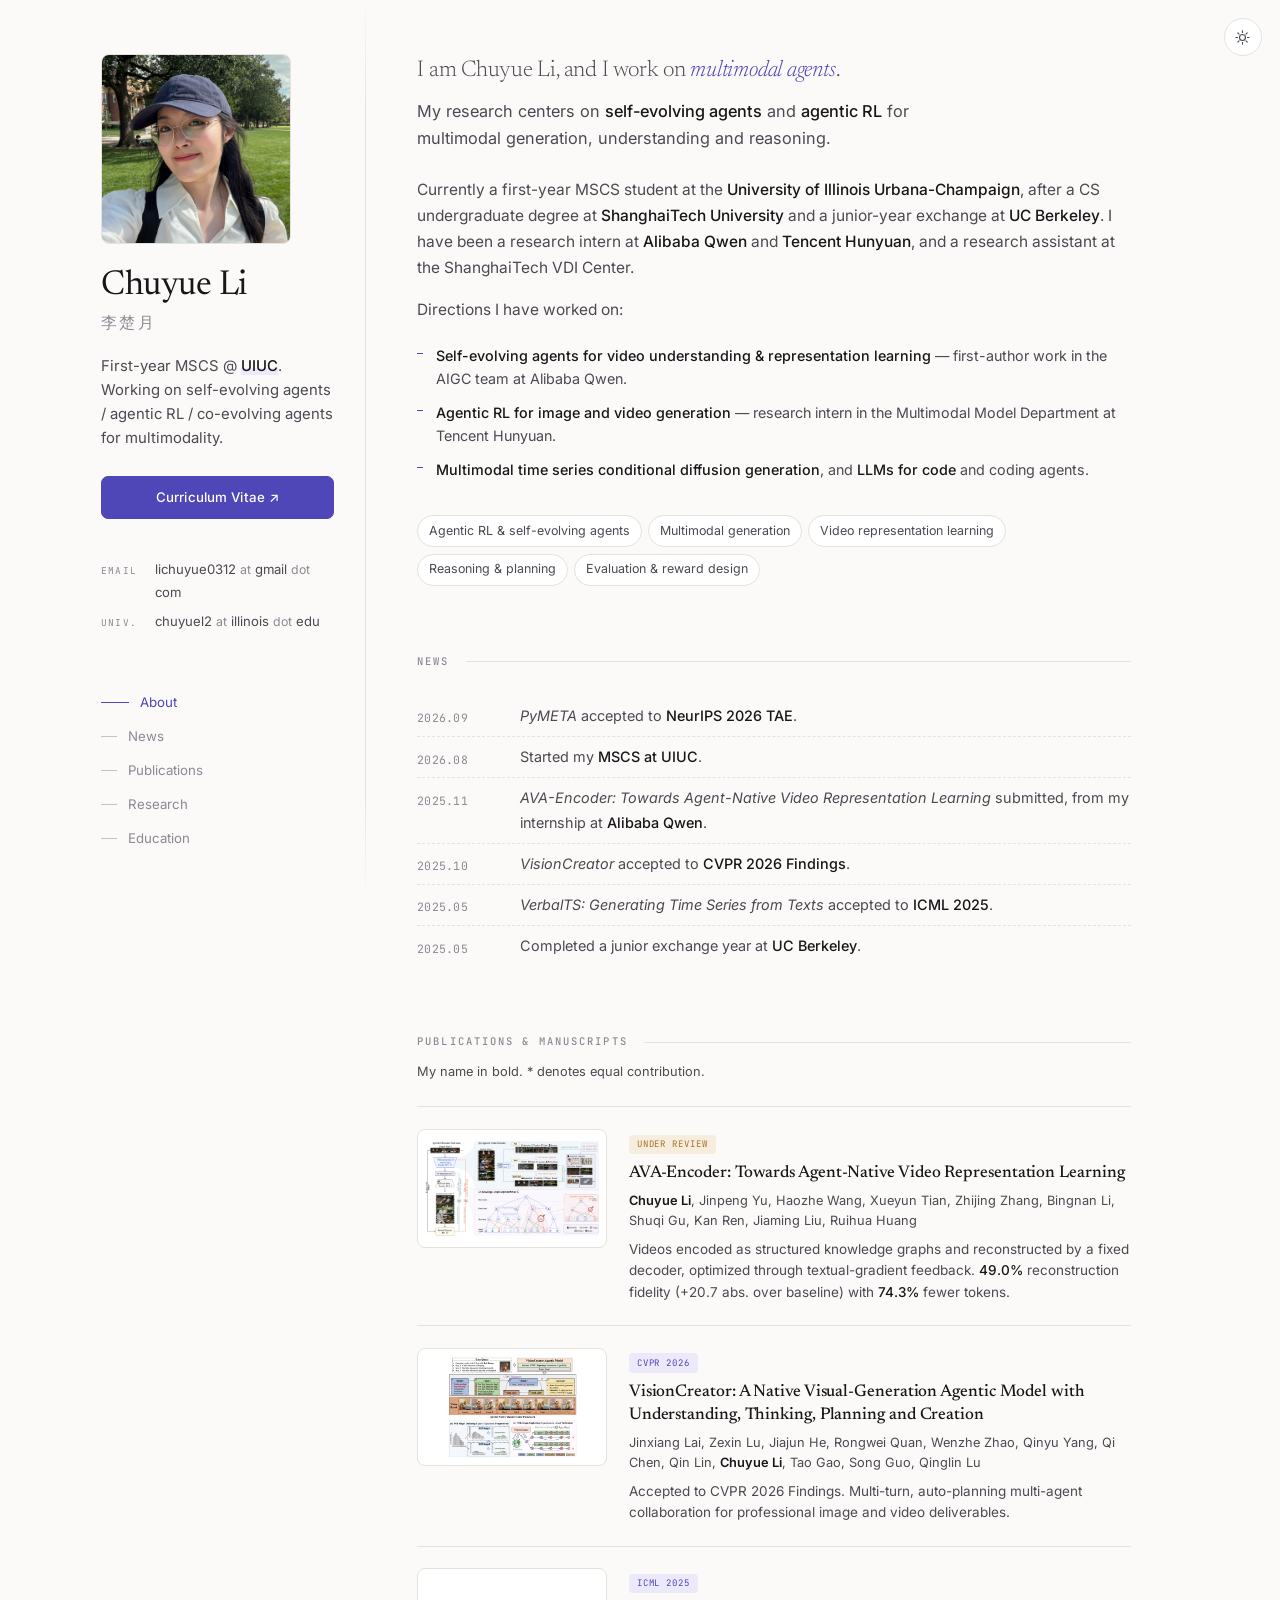
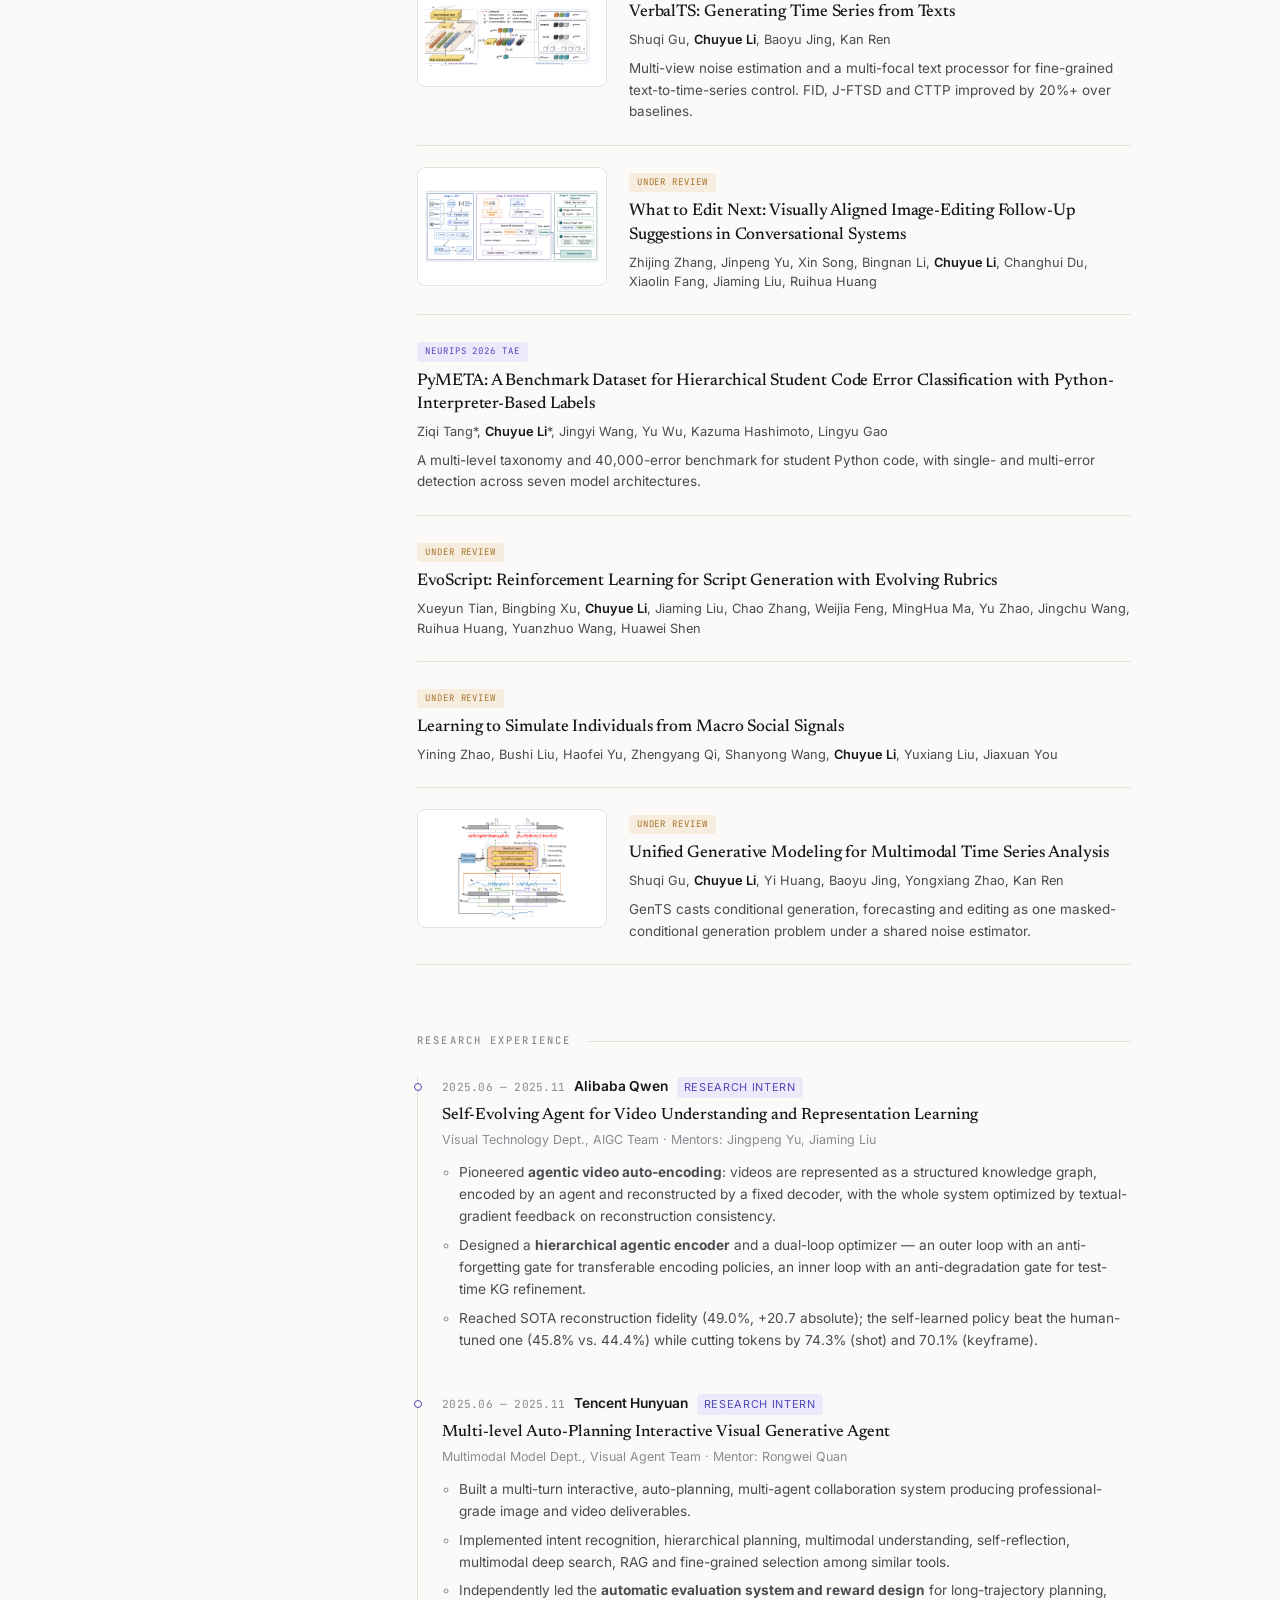
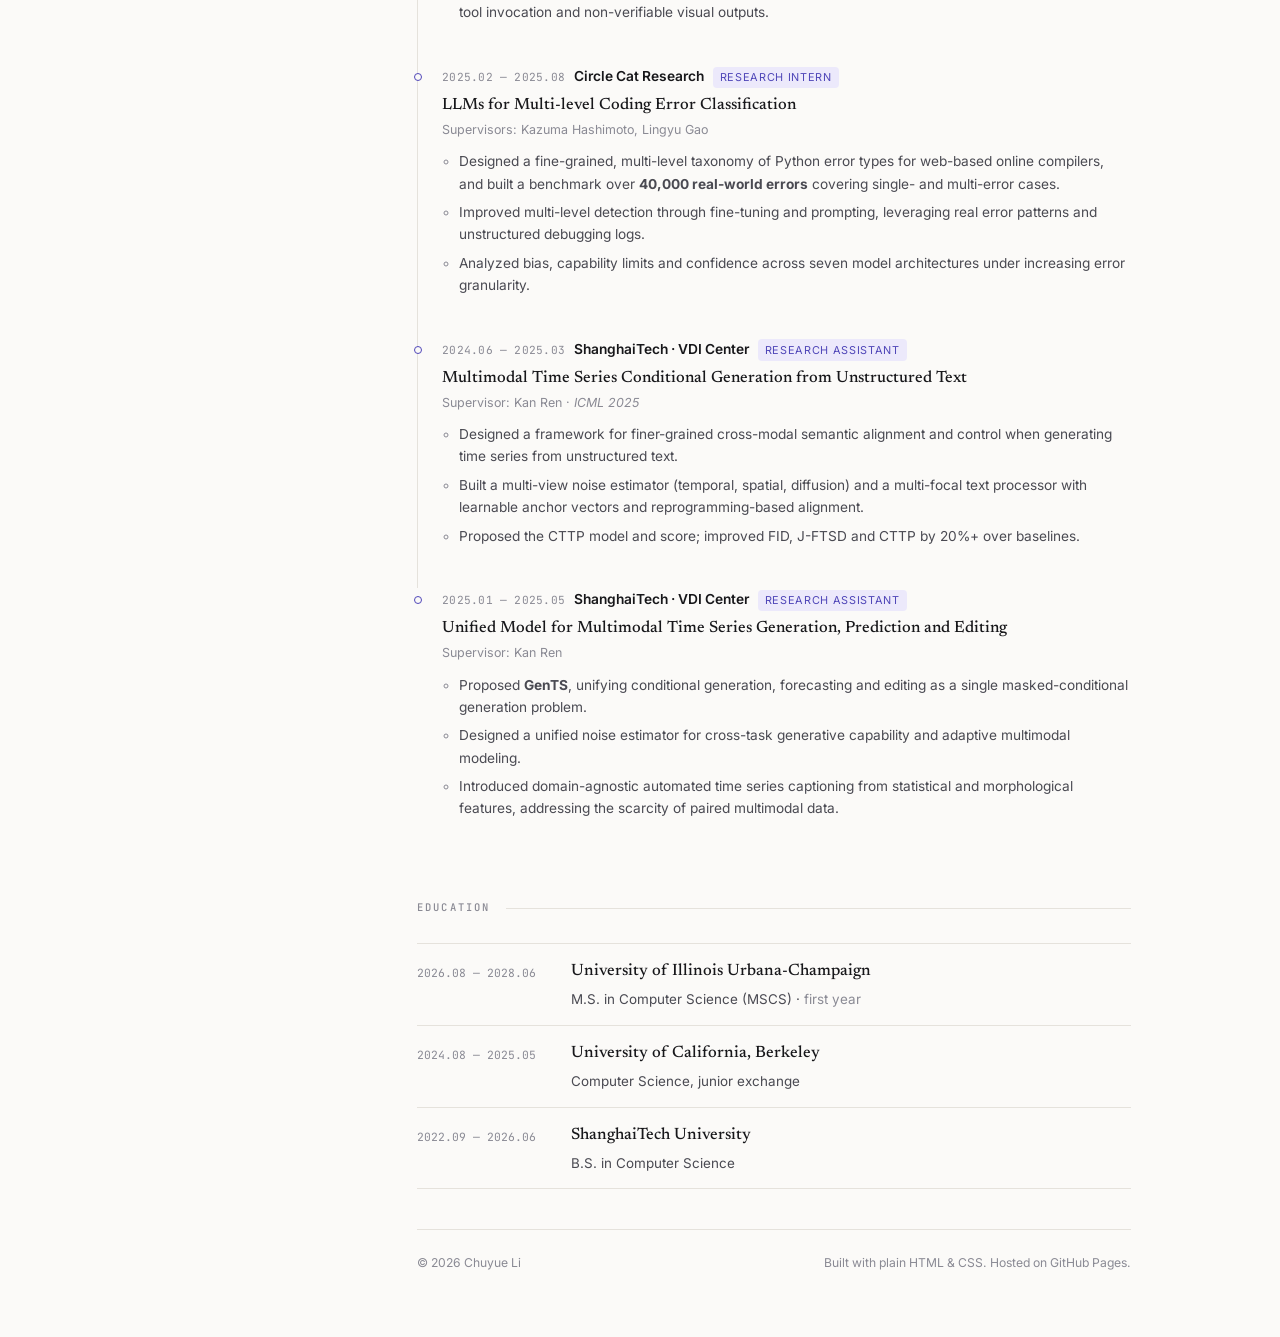
<file: index.html>
<!DOCTYPE html>
<html lang="en">
<head>
<meta charset="utf-8">
<meta name="viewport" content="width=device-width, initial-scale=1">
<title>Chuyue Li (李楚月) · UIUC</title>
<meta name="description" content="Chuyue Li — first-year MSCS at UIUC, working on self-evolving agents, agentic RL and co-evolving agents for multimodality.">
<meta name="author" content="Chuyue Li">
<meta property="og:title" content="Chuyue Li">
<meta property="og:description" content="First-year MSCS at UIUC. Working on self-evolving agents, agentic RL and co-evolving agents for multimodality.">
<meta property="og:type" content="website">
<meta property="og:url" content="https://hbdyw.github.io/Chuyue_Li/">
<meta property="og:image" content="https://hbdyw.github.io/Chuyue_Li/assets/img/profile.jpg">
<link rel="canonical" href="https://hbdyw.github.io/Chuyue_Li/">
<script type="application/ld+json">
{
  "@context": "https://schema.org",
  "@type": "Person",
  "name": "Chuyue Li",
  "alternateName": "李楚月",
  "url": "https://hbdyw.github.io/Chuyue_Li/",
  "image": "https://hbdyw.github.io/Chuyue_Li/assets/img/profile.jpg",
  "affiliation": { "@type": "CollegeOrUniversity", "name": "University of Illinois Urbana-Champaign" },
  "alumniOf": [
    { "@type": "CollegeOrUniversity", "name": "ShanghaiTech University" },
    { "@type": "CollegeOrUniversity", "name": "University of California, Berkeley" }
  ],
  "knowsAbout": ["Self-evolving agents", "Agentic reinforcement learning", "Co-evolving agents", "Multimodal generation"]
}
</script>
<link rel="preconnect" href="https://fonts.googleapis.com">
<link rel="preconnect" href="https://fonts.gstatic.com" crossorigin>
<link href="https://fonts.googleapis.com/css2?family=Newsreader:ital,opsz,wght@0,6..72,300..600;1,6..72,300..500&family=Inter:wght@300;400;500;600&family=JetBrains+Mono:wght@400;500&display=swap" rel="stylesheet">
<link rel="stylesheet" href="assets/css/style.css">
<link rel="icon" href="data:image/svg+xml,<svg xmlns='http://www.w3.org/2000/svg' viewBox='0 0 100 100'><text y='.9em' font-size='90'>◆</text></svg>">
</head>
<body>

<a class="skip" href="#main">Skip to content</a>

<button id="themeToggle" class="theme-toggle" aria-label="Toggle color theme">
  <svg viewBox="0 0 24 24" class="i-sun" aria-hidden="true"><circle cx="12" cy="12" r="4.2"/><g stroke-linecap="round"><path d="M12 2.6v2.4M12 19v2.4M21.4 12H19M5 12H2.6M18.6 5.4l-1.7 1.7M7.1 16.9l-1.7 1.7M18.6 18.6l-1.7-1.7M7.1 7.1L5.4 5.4"/></g></svg>
  <svg viewBox="0 0 24 24" class="i-moon" aria-hidden="true"><path d="M20 14.4A8.4 8.4 0 0 1 9.6 4a8.4 8.4 0 1 0 10.4 10.4z"/></svg>
</button>

<div class="shell">

  <aside class="rail">
    <div class="rail-inner">

      <div class="portrait">
        <img src="assets/img/profile.jpg" alt="Chuyue Li" width="190" height="190">
      </div>

      <h1 class="name">Chuyue&nbsp;Li</h1>
      <p class="latin">李楚月</p>

      <p class="tagline">
        First-year MSCS @ <span class="hl">UIUC</span>.<br>
        Working on self-evolving agents / agentic RL /
        co-evolving agents for multimodality.
      </p>

      <div class="links">
        <a class="btn" href="assets/files/ChuyueLi_CV.pdf" target="_blank" rel="noopener">Curriculum Vitae ↗</a>
      </div>

      <ul class="contact">
        <li><span class="k">Email</span><span class="v">lichuyue0312 <em>at</em> gmail <em>dot</em> com</span></li>
        <li><span class="k">Univ.</span><span class="v">chuyuel2 <em>at</em> illinois <em>dot</em> edu</span></li>
      </ul>

      <nav class="nav" aria-label="Section navigation">
        <a href="#about"><i></i>About</a>
        <a href="#news"><i></i>News</a>
        <a href="#publications"><i></i>Publications</a>
        <a href="#experience"><i></i>Research</a>
        <a href="#education"><i></i>Education</a>
      </nav>

    </div>
  </aside>

  <main id="main" class="main">

    <section id="about" class="sec">
      <p class="lede">
        I am Chuyue Li, and I work on <em>multimodal agents</em>.
      </p>
      <p class="lede-sub">
        My research centers on <strong>self-evolving agents</strong> and <strong>agentic RL</strong>
        for multimodal generation, understanding and reasoning.
      </p>
      <p>
        Currently a first-year MSCS student at the <strong>University of Illinois Urbana-Champaign</strong>,
        after a CS undergraduate degree at <strong>ShanghaiTech University</strong> and a
        junior-year exchange at <strong>UC Berkeley</strong>. I have been a research intern at
        <strong>Alibaba Qwen</strong> and <strong>Tencent Hunyuan</strong>, and a research assistant
        at the ShanghaiTech VDI Center.
      </p>
      <p>Directions I have worked on:</p>
      <ul class="past">
        <li>
          <strong>Self-evolving agents for video understanding &amp; representation learning</strong>
          — first-author work in the AIGC team at Alibaba Qwen.
        </li>
        <li>
          <strong>Agentic RL for image and video generation</strong>
          — research intern in the Multimodal Model Department at Tencent Hunyuan.
        </li>
        <li>
          <strong>Multimodal time series conditional diffusion generation</strong>, and
          <strong>LLMs for code</strong> and coding agents.
        </li>
      </ul>

      <ul class="interests">
        <li>Agentic RL &amp; self-evolving agents</li>
        <li>Multimodal generation</li>
        <li>Video representation learning</li>
        <li>Reasoning &amp; planning</li>
        <li>Evaluation &amp; reward design</li>
      </ul>
    </section>

    <section id="news" class="sec">
      <h2 class="sec-title"><span>News</span></h2>
      <ul class="news">
        <li><time>2026.09</time><p><em>PyMETA</em> accepted to <strong>NeurIPS 2026 TAE</strong>.</p></li>
        <li><time>2026.08</time><p>Started my <strong>MSCS at UIUC</strong>.</p></li>
        <li><time>2025.11</time><p><em>AVA-Encoder: Towards Agent-Native Video Representation Learning</em> submitted, from my internship at <strong>Alibaba Qwen</strong>.</p></li>
        <li><time>2025.10</time><p><em>VisionCreator</em> accepted to <strong>CVPR 2026 Findings</strong>.</p></li>
        <li><time>2025.05</time><p><em>VerbalTS: Generating Time Series from Texts</em> accepted to <strong>ICML 2025</strong>.</p></li>
        <li><time>2025.05</time><p>Completed a junior exchange year at <strong>UC Berkeley</strong>.</p></li>
      </ul>
    </section>

    <section id="publications" class="sec">
      <h2 class="sec-title"><span>Publications &amp; Manuscripts</span></h2>
      <p class="sec-note">My name in bold. * denotes equal contribution.</p>

      <ol class="pubs">

        <li class="pub">
          <div class="pub-fig">
            <img src="assets/img/pubs/ava-encoder.png" alt="" loading="lazy">
          </div>
          <div class="pub-body">
            <span class="pub-tag pending">Under review</span>
            <h3>AVA-Encoder: Towards Agent-Native Video Representation Learning</h3>
            <p class="authors"><b>Chuyue Li</b>, Jinpeng Yu, Haozhe Wang, Xueyun Tian, Zhijing Zhang, Bingnan Li, Shuqi Gu, Kan Ren, Jiaming Liu, Ruihua Huang</p>
            <p class="pub-note">Videos encoded as structured knowledge graphs and reconstructed by a fixed decoder, optimized through textual-gradient feedback. <strong>49.0%</strong> reconstruction fidelity (+20.7 abs. over baseline) with <strong>74.3%</strong> fewer tokens.</p>
          </div>
        </li>

        <li class="pub">
          <div class="pub-fig">
            <img src="assets/img/pubs/visioncreator.png" alt="" loading="lazy">
          </div>
          <div class="pub-body">
            <span class="pub-tag accepted">CVPR 2026</span>
            <h3>VisionCreator: A Native Visual-Generation Agentic Model with Understanding, Thinking, Planning and Creation</h3>
            <p class="authors">Jinxiang Lai, Zexin Lu, Jiajun He, Rongwei Quan, Wenzhe Zhao, Qinyu Yang, Qi Chen, Qin Lin, <b>Chuyue Li</b>, Tao Gao, Song Guo, Qinglin Lu</p>
            <p class="pub-note">Accepted to CVPR 2026 Findings. Multi-turn, auto-planning multi-agent collaboration for professional image and video deliverables.</p>
          </div>
        </li>

        <li class="pub">
          <div class="pub-fig">
            <img src="assets/img/pubs/verbalts.png" alt="" loading="lazy">
          </div>
          <div class="pub-body">
            <span class="pub-tag accepted">ICML 2025</span>
            <h3>VerbalTS: Generating Time Series from Texts</h3>
            <p class="authors">Shuqi Gu, <b>Chuyue Li</b>, Baoyu Jing, Kan Ren</p>
            <p class="pub-note">Multi-view noise estimation and a multi-focal text processor for fine-grained text-to-time-series control. FID, J-FTSD and CTTP improved by 20%+ over baselines.</p>
          </div>
        </li>

        <li class="pub">
          <div class="pub-fig">
            <img src="assets/img/pubs/what-to-edit-next.png" alt="" loading="lazy">
          </div>
          <div class="pub-body">
            <span class="pub-tag pending">Under review</span>
            <h3>What to Edit Next: Visually Aligned Image-Editing Follow-Up Suggestions in Conversational Systems</h3>
            <p class="authors">Zhijing Zhang, Jinpeng Yu, Xin Song, Bingnan Li, <b>Chuyue Li</b>, Changhui Du, Xiaolin Fang, Jiaming Liu, Ruihua Huang</p>
          </div>
        </li>

        <li class="pub no-fig">
          <div class="pub-body">
            <span class="pub-tag accepted">NeurIPS 2026 TAE</span>
            <h3>PyMETA: A Benchmark Dataset for Hierarchical Student Code Error Classification with Python-Interpreter-Based Labels</h3>
            <p class="authors">Ziqi Tang*, <b>Chuyue Li</b>*, Jingyi Wang, Yu Wu, Kazuma Hashimoto, Lingyu Gao</p>
            <p class="pub-note">A multi-level taxonomy and 40,000-error benchmark for student Python code, with single- and multi-error detection across seven model architectures.</p>
          </div>
        </li>

        <li class="pub no-fig">
          <div class="pub-body">
            <span class="pub-tag pending">Under review</span>
            <h3>EvoScript: Reinforcement Learning for Script Generation with Evolving Rubrics</h3>
            <p class="authors">Xueyun Tian, Bingbing Xu, <b>Chuyue Li</b>, Jiaming Liu, Chao Zhang, Weijia Feng, MingHua Ma, Yu Zhao, Jingchu Wang, Ruihua Huang, Yuanzhuo Wang, Huawei Shen</p>
          </div>
        </li>

        <li class="pub no-fig">
          <div class="pub-body">
            <span class="pub-tag pending">Under review</span>
            <h3>Learning to Simulate Individuals from Macro Social Signals</h3>
            <p class="authors">Yining Zhao, Bushi Liu, Haofei Yu, Zhengyang Qi, Shanyong Wang, <b>Chuyue Li</b>, Yuxiang Liu, Jiaxuan You</p>
          </div>
        </li>

        <li class="pub">
          <div class="pub-fig">
            <img src="assets/img/pubs/gents.png" alt="" loading="lazy">
          </div>
          <div class="pub-body">
            <span class="pub-tag pending">Under review</span>
            <h3>Unified Generative Modeling for Multimodal Time Series Analysis</h3>
            <p class="authors">Shuqi Gu, <b>Chuyue Li</b>, Yi Huang, Baoyu Jing, Yongxiang Zhao, Kan Ren</p>
            <p class="pub-note">GenTS casts conditional generation, forecasting and editing as one masked-conditional generation problem under a shared noise estimator.</p>
          </div>
        </li>

      </ol>
    </section>

    <section id="experience" class="sec">
      <h2 class="sec-title"><span>Research Experience</span></h2>

      <ol class="timeline">

        <li class="item">
          <div class="item-meta">
            <span class="date">2025.06 — 2025.11</span>
            <span class="place">Alibaba Qwen</span>
            <span class="role">Research Intern</span>
          </div>
          <div class="item-body">
            <h3>Self-Evolving Agent for Video Understanding and Representation Learning</h3>
            <p class="sub">Visual Technology Dept., AIGC Team · Mentors: Jingpeng Yu, Jiaming Liu</p>
            <ul>
              <li>Pioneered <strong>agentic video auto-encoding</strong>: videos are represented as a structured knowledge graph, encoded by an agent and reconstructed by a fixed decoder, with the whole system optimized by textual-gradient feedback on reconstruction consistency.</li>
              <li>Designed a <strong>hierarchical agentic encoder</strong> and a dual-loop optimizer — an outer loop with an anti-forgetting gate for transferable encoding policies, an inner loop with an anti-degradation gate for test-time KG refinement.</li>
              <li>Reached SOTA reconstruction fidelity (49.0%, +20.7 absolute); the self-learned policy beat the human-tuned one (45.8% vs. 44.4%) while cutting tokens by 74.3% (shot) and 70.1% (keyframe).</li>
            </ul>
          </div>
        </li>

        <li class="item">
          <div class="item-meta">
            <span class="date">2025.06 — 2025.11</span>
            <span class="place">Tencent Hunyuan</span>
            <span class="role">Research Intern</span>
          </div>
          <div class="item-body">
            <h3>Multi-level Auto-Planning Interactive Visual Generative Agent</h3>
            <p class="sub">Multimodal Model Dept., Visual Agent Team · Mentor: Rongwei Quan</p>
            <ul>
              <li>Built a multi-turn interactive, auto-planning, multi-agent collaboration system producing professional-grade image and video deliverables.</li>
              <li>Implemented intent recognition, hierarchical planning, multimodal understanding, self-reflection, multimodal deep search, RAG and fine-grained selection among similar tools.</li>
              <li>Independently led the <strong>automatic evaluation system and reward design</strong> for long-trajectory planning, tool invocation and non-verifiable visual outputs.</li>
            </ul>
          </div>
        </li>

        <li class="item">
          <div class="item-meta">
            <span class="date">2025.02 — 2025.08</span>
            <span class="place">Circle Cat Research</span>
            <span class="role">Research Intern</span>
          </div>
          <div class="item-body">
            <h3>LLMs for Multi-level Coding Error Classification</h3>
            <p class="sub">Supervisors: Kazuma Hashimoto, Lingyu Gao</p>
            <ul>
              <li>Designed a fine-grained, multi-level taxonomy of Python error types for web-based online compilers, and built a benchmark over <strong>40,000 real-world errors</strong> covering single- and multi-error cases.</li>
              <li>Improved multi-level detection through fine-tuning and prompting, leveraging real error patterns and unstructured debugging logs.</li>
              <li>Analyzed bias, capability limits and confidence across seven model architectures under increasing error granularity.</li>
            </ul>
          </div>
        </li>

        <li class="item">
          <div class="item-meta">
            <span class="date">2024.06 — 2025.03</span>
            <span class="place">ShanghaiTech · VDI Center</span>
            <span class="role">Research Assistant</span>
          </div>
          <div class="item-body">
            <h3>Multimodal Time Series Conditional Generation from Unstructured Text</h3>
            <p class="sub">Supervisor: Kan Ren · <em>ICML 2025</em></p>
            <ul>
              <li>Designed a framework for finer-grained cross-modal semantic alignment and control when generating time series from unstructured text.</li>
              <li>Built a multi-view noise estimator (temporal, spatial, diffusion) and a multi-focal text processor with learnable anchor vectors and reprogramming-based alignment.</li>
              <li>Proposed the CTTP model and score; improved FID, J-FTSD and CTTP by 20%+ over baselines.</li>
            </ul>
          </div>
        </li>

        <li class="item">
          <div class="item-meta">
            <span class="date">2025.01 — 2025.05</span>
            <span class="place">ShanghaiTech · VDI Center</span>
            <span class="role">Research Assistant</span>
          </div>
          <div class="item-body">
            <h3>Unified Model for Multimodal Time Series Generation, Prediction and Editing</h3>
            <p class="sub">Supervisor: Kan Ren</p>
            <ul>
              <li>Proposed <strong>GenTS</strong>, unifying conditional generation, forecasting and editing as a single masked-conditional generation problem.</li>
              <li>Designed a unified noise estimator for cross-task generative capability and adaptive multimodal modeling.</li>
              <li>Introduced domain-agnostic automated time series captioning from statistical and morphological features, addressing the scarcity of paired multimodal data.</li>
            </ul>
          </div>
        </li>

      </ol>
    </section>

    <section id="education" class="sec">
      <h2 class="sec-title"><span>Education</span></h2>
      <ul class="edu">
        <li>
          <div class="edu-when">2026.08 — 2028.06</div>
          <div class="edu-what">
            <h3>University of Illinois Urbana-Champaign</h3>
            <p>M.S. in Computer Science (MSCS) · <span class="muted">first year</span></p>
          </div>
        </li>
        <li>
          <div class="edu-when">2024.08 — 2025.05</div>
          <div class="edu-what">
            <h3>University of California, Berkeley</h3>
            <p>Computer Science, junior exchange</p>
          </div>
        </li>
        <li>
          <div class="edu-when">2022.09 — 2026.06</div>
          <div class="edu-what">
            <h3>ShanghaiTech University</h3>
            <p>B.S. in Computer Science</p>
          </div>
        </li>
      </ul>
    </section>

    <footer class="foot">
      <p>© <span id="year">2026</span> Chuyue Li</p>
      <p class="foot-note">Built with plain HTML &amp; CSS. Hosted on GitHub Pages.</p>
    </footer>

  </main>
</div>

<script src="assets/js/main.js"></script>
</body>
</html>
</file>
<file: assets/css/style.css>
:root{
  --paper:      #fbfaf8;
  --paper-2:    #f4f2ee;
  --card:       #ffffff;
  --ink:        #17171a;
  --ink-2:      #4a4a52;
  --ink-3:      #8a8a94;
  --line:       #e5e2dc;
  --accent:     #4f46b8;
  --accent-2:   #6f66d6;
  --accent-soft:#ece9fb;
  --amber:      #a8722a;
  --amber-soft: #f6eddf;

  --serif: "Newsreader", ui-serif, Georgia, "Times New Roman", serif;
  --sans:  "Inter", -apple-system, BlinkMacSystemFont, "Segoe UI", Helvetica, Arial, sans-serif;
  --mono:  "JetBrains Mono", ui-monospace, SFMono-Regular, Menlo, monospace;

  --rail-w: 316px;
  --pad:    clamp(1.4rem, 4vw, 3.6rem);
  --maxw:   720px;
}

html[data-theme="dark"]{
  --paper:      #101013;
  --paper-2:    #17171b;
  --card:       #17171b;
  --ink:        #eceaf2;
  --ink-2:      #a7a5b2;
  --ink-3:      #6e6c7a;
  --line:       #26262e;
  --accent:     #9d95f5;
  --accent-2:   #b4adfa;
  --accent-soft:#1e1b33;
  --amber:      #d9a464;
  --amber-soft: #2a2118;
}

*,*::before,*::after{ box-sizing:border-box; }

html{ scroll-behavior:smooth; scroll-padding-top:2rem; }
@media (prefers-reduced-motion:reduce){ html{scroll-behavior:auto;} }

body{
  margin:0;
  background:var(--paper);
  color:var(--ink);
  font-family:var(--sans);
  font-size:15.5px;
  line-height:1.68;
  -webkit-font-smoothing:antialiased;
  font-feature-settings:"kern","liga";
  transition:background .35s ease, color .35s ease;
}

a{ color:inherit; text-decoration:none; }

.skip{
  position:absolute; left:-9999px; top:0; padding:.6rem 1rem;
  background:var(--accent); color:#fff; z-index:99;
}
.skip:focus{ left:0; }

::selection{ background:var(--accent); color:#fff; }

.theme-toggle{
  position:fixed; top:1.15rem; right:1.15rem; z-index:50;
  width:38px; height:38px; padding:0;
  display:grid; place-items:center;
  border:1px solid var(--line); border-radius:50%;
  background:var(--card); color:var(--ink-2);
  cursor:pointer;
  transition:border-color .2s, color .2s, transform .2s;
}
.theme-toggle:hover{ color:var(--accent); border-color:var(--accent); transform:rotate(-15deg); }
.theme-toggle svg{ width:17px; height:17px; fill:none; stroke:currentColor; stroke-width:1.6; }
.theme-toggle .i-moon{ display:none; }
html[data-theme="dark"] .theme-toggle .i-sun{ display:none; }
html[data-theme="dark"] .theme-toggle .i-moon{ display:block; }

.shell{
  display:grid;
  grid-template-columns:var(--rail-w) minmax(0,1fr);
  max-width:1180px;
  margin:0 auto;
}

.rail{ position:relative; }
.rail-inner{
  position:sticky; top:0;
  padding:clamp(2.6rem,6vh,4.4rem) 2rem clamp(2rem,5vh,3rem) var(--pad);
  min-height:100vh;
  display:flex; flex-direction:column;
}
.rail-inner::after{
  content:""; position:absolute; top:0; right:0; width:1px; height:100%;
  background:linear-gradient(180deg,transparent,var(--line) 12%,var(--line) 88%,transparent);
}

.main{
  padding:clamp(2.6rem,6vh,4.4rem) var(--pad) 4rem clamp(1.8rem,4vw,3.2rem);
  max-width:calc(var(--maxw) + 6rem);
}

.portrait{
  width:190px; height:190px; border-radius:8px;
  background:var(--paper-2);
  border:1px solid var(--line);
  display:grid; place-items:center;
  overflow:hidden;
  margin-bottom:1.5rem;
  position:relative;
}
.portrait::before{
  content:""; position:absolute; inset:-1px; border-radius:8px;
  background:conic-gradient(from 210deg, var(--accent-soft), transparent 45%, var(--amber-soft) 70%, transparent);
  opacity:.75;
}
.portrait img{ width:100%; height:100%; object-fit:cover; position:relative; z-index:2; }
.portrait-hint{
  position:relative; z-index:2;
  font-family:var(--mono); font-size:10px; letter-spacing:.16em;
  text-transform:uppercase; color:var(--ink-3);
}

.name{
  font-family:var(--serif);
  font-weight:400;
  font-size:2.15rem;
  line-height:1.1;
  letter-spacing:-.015em;
  margin:0;
}
.latin{
  font-family:var(--serif);
  font-size:1rem; color:var(--ink-3);
  margin:.3rem 0 1.1rem;
  letter-spacing:.14em;
}
.tagline{
  margin:0 0 1.6rem;
  font-size:.93rem; line-height:1.6; color:var(--ink-2);
}
.hl{ color:var(--ink); font-weight:500; box-shadow:inset 0 -.45em 0 var(--accent-soft); }

.contact{ list-style:none; margin:0 0 1.5rem; padding:0; font-size:.82rem; }
.contact li{ display:flex; gap:.6rem; align-items:baseline; padding:.22rem 0; }
.contact .k{
  font-family:var(--mono); font-size:9.5px; letter-spacing:.12em;
  text-transform:uppercase; color:var(--ink-3);
  min-width:44px; flex:none;
}
.contact a{ color:var(--ink-2); border-bottom:1px solid transparent; word-break:break-all; }
.contact a:hover{ color:var(--accent); border-color:var(--accent); }
.contact .v{ color:var(--ink-2); }
.contact .v em{ font-style:normal; color:var(--ink-3); font-size:.94em; }

.links{ margin-bottom:2.2rem; }
.btn{
  display:block; text-align:center;
  padding:.6rem 1rem; border-radius:7px;
  font-size:.83rem; font-weight:500; letter-spacing:.01em;
  background:var(--accent); color:#fff;
  border:1px solid var(--accent);
  transition:background .2s, transform .2s, box-shadow .2s;
}
html[data-theme="dark"] .btn{ color:#14121f; }
.btn:hover{ background:var(--accent-2); border-color:var(--accent-2); transform:translateY(-1px); }
.btn-row{ display:grid; grid-template-columns:1fr 1fr; gap:.5rem; margin-top:.5rem; }
.btn.ghost{
  background:transparent; color:var(--ink-2);
  border:1px solid var(--line);
}
.btn.ghost:hover{ color:var(--accent); border-color:var(--accent); background:transparent; }

.nav{ display:flex; flex-direction:column; gap:.05rem; margin-top:auto; }
.nav a{
  display:flex; align-items:center; gap:.7rem;
  padding:.34rem 0;
  font-size:.83rem; color:var(--ink-3);
  transition:color .2s;
}
.nav i{
  display:block; width:16px; height:1px; flex:none;
  background:var(--ink-3); opacity:.5;
  transition:width .25s ease, background .2s, opacity .2s;
}
.nav a:hover{ color:var(--ink); }
.nav a.active{ color:var(--accent); }
.nav a.active i{ width:28px; background:var(--accent); opacity:1; }

.sec{ margin-bottom:4.2rem; }
.sec:last-of-type{ margin-bottom:2.5rem; }

.sec-title{
  font-family:var(--mono);
  font-size:10.5px; font-weight:500;
  letter-spacing:.2em; text-transform:uppercase;
  color:var(--ink-3);
  margin:0 0 1.6rem;
  display:flex; align-items:center; gap:1rem;
}
.sec-title::after{
  content:""; flex:1; height:1px; background:var(--line);
}
.sec-note{ font-size:.8rem; color:var(--ink-3); margin:-1rem 0 1.5rem; }

.lede{
  font-family:var(--serif);
  font-size:1.42rem; line-height:1.5; font-weight:300;
  letter-spacing:-.01em;
  margin:0 0 1.5rem;
  color:var(--ink);
}
.lede em{ font-style:italic; color:var(--accent); }

.lede-sub{
  font-size:1.02rem; line-height:1.62;
  margin:-.85rem 0 1.6rem;
  color:var(--ink-2);
  max-width:34em;
}
.lede-sub strong{ color:var(--ink); font-weight:500; }

.past{ list-style:none; margin:.4rem 0 0; padding:0; }
.past li{
  position:relative;
  padding:.34rem 0 .34rem 1.15rem;
  font-size:.895rem; line-height:1.62; color:var(--ink-2);
}
.past li::before{
  content:""; position:absolute; left:0; top:1.02em;
  width:6px; height:1px; background:var(--accent);
}
.past strong{ color:var(--ink); font-weight:500; }

.main p{ color:var(--ink-2); }
.main p strong{ color:var(--ink); font-weight:500; }
.main a:not(.btn){ color:var(--accent); border-bottom:1px solid transparent; }
.main a:not(.btn):hover{ border-color:var(--accent); }

.interests{
  list-style:none; padding:0; margin:1.8rem 0 0;
  display:flex; flex-wrap:wrap; gap:.4rem;
}
.interests li{
  font-size:.78rem; color:var(--ink-2);
  padding:.28rem .68rem;
  border:1px solid var(--line); border-radius:100px;
  background:var(--card);
}

.news{ list-style:none; margin:0; padding:0; }
.news li{
  display:grid; grid-template-columns:5.4rem 1fr;
  gap:1rem; padding:.5rem 0;
  border-bottom:1px dashed var(--line);
}
.news li:last-child{ border-bottom:0; }
.news time{
  font-family:var(--mono); font-size:.72rem; color:var(--ink-3);
  padding-top:.28rem; letter-spacing:.02em;
}
.news p{ margin:0; font-size:.9rem; }

.pubs{ list-style:none; margin:0; padding:0; }
.pub{
  display:grid; grid-template-columns:190px minmax(0,1fr); gap:1.35rem;
  align-items:start;
  padding:1.35rem 0;
  border-top:1px solid var(--line);
}
.pub:last-child{ border-bottom:1px solid var(--line); }
.pub.no-fig{ grid-template-columns:1fr; }

.pub-fig{
  aspect-ratio:16/10;
  border-radius:8px;
  overflow:hidden;
  background:#fff;
  border:1px solid var(--line);
  padding:7px;
}
.pub-fig img{
  width:100%; height:100%;
  object-fit:contain;
  display:block;
}

.pub-tag{
  display:inline-block;
  font-family:var(--mono); font-size:9px; line-height:1;
  letter-spacing:.1em; text-transform:uppercase;
  padding:.32rem .5rem; border-radius:4px;
  margin-bottom:.5rem;
}
.pub-tag.accepted{ background:var(--accent-soft); color:var(--accent); }
.pub-tag.pending{ background:var(--amber-soft);  color:var(--amber);  }

.pub h3{
  font-family:var(--serif);
  font-size:1.06rem; font-weight:500; line-height:1.38;
  margin:0 0 .35rem; color:var(--ink);
  letter-spacing:-.005em;
}
.authors{ margin:0; font-size:.8rem; color:var(--ink-3); line-height:1.55; }
.authors b{ color:var(--ink); font-weight:600; }
.pub-note{ margin:.5rem 0 0; font-size:.845rem; line-height:1.6; }

.timeline{ list-style:none; margin:0; padding:0; }
.item{
  position:relative;
  padding:0 0 2.2rem 1.5rem;
  border-left:1px solid var(--line);
}
.item:last-child{ padding-bottom:.4rem; border-left-color:transparent; }
.item::before{
  content:""; position:absolute; left:-4.5px; top:.5rem;
  width:8px; height:8px; border-radius:50%;
  background:var(--paper); border:1.5px solid var(--accent);
}
.item-meta{ display:flex; flex-wrap:wrap; align-items:baseline; gap:.55rem; margin-bottom:.35rem; }
.item-meta .date{
  font-family:var(--mono); font-size:.7rem; color:var(--ink-3); letter-spacing:.02em;
}
.item-meta .place{ font-size:.86rem; font-weight:600; color:var(--ink); }
.item-meta .role{
  font-size:.68rem; letter-spacing:.06em; text-transform:uppercase;
  color:var(--accent); background:var(--accent-soft);
  padding:.1rem .45rem; border-radius:4px;
}
.item h3{
  font-family:var(--serif); font-weight:500;
  font-size:1.02rem; line-height:1.4; margin:0 0 .2rem; color:var(--ink);
}
.item .sub{ margin:0 0 .6rem; font-size:.78rem; color:var(--ink-3); }
.item ul{ margin:0; padding-left:1.05rem; }
.item li{ font-size:.855rem; color:var(--ink-2); margin-bottom:.4rem; line-height:1.62; }
.item li::marker{ color:var(--ink-3); }

.edu{ list-style:none; margin:0; padding:0; }
.edu li{
  display:grid; grid-template-columns:8.6rem 1fr; gap:1rem;
  padding:.9rem 0; border-bottom:1px solid var(--line);
}
.edu li:first-child{ border-top:1px solid var(--line); }
.edu-when{ font-family:var(--mono); font-size:.71rem; color:var(--ink-3); padding-top:.32rem; }
.edu-what h3{
  font-family:var(--serif); font-weight:500; font-size:1.03rem;
  margin:0 0 .12rem; color:var(--ink);
}
.edu-what p{ margin:0; font-size:.84rem; }
.muted{ color:var(--ink-3); }

.skills{ display:grid; gap:1.4rem; }
.skill-group h3{
  font-family:var(--mono); font-size:9.5px; font-weight:500;
  letter-spacing:.16em; text-transform:uppercase;
  color:var(--ink-3); margin:0 0 .55rem;
}
.chips{ display:flex; flex-wrap:wrap; gap:.35rem; margin:0; }
.chips span{
  font-size:.775rem; color:var(--ink-2);
  padding:.2rem .58rem; border-radius:5px;
  background:var(--paper-2); border:1px solid var(--line);
}

.foot{
  border-top:1px solid var(--line);
  padding-top:1.4rem;
  display:flex; justify-content:space-between; flex-wrap:wrap; gap:.5rem;
}
.foot p{ margin:0; font-size:.76rem; color:var(--ink-3); }

@media (max-width:900px){
  .shell{ grid-template-columns:1fr; }
  .pub{ grid-template-columns:160px minmax(0,1fr); gap:1.1rem; }
  .rail-inner{
    position:static; min-height:0;
    padding:3.2rem var(--pad) 1.8rem;
  }
  .rail-inner::after{
    top:auto; bottom:0; right:auto; left:var(--pad);
    width:calc(100% - 2*var(--pad)); height:1px;
    background:var(--line);
  }
  .main{ padding:2.4rem var(--pad) 3rem; max-width:none; }
  .nav{ flex-direction:row; flex-wrap:wrap; gap:.2rem 1.1rem; margin-top:1.6rem; }
  .nav i{ display:none; }
  .nav a.active{ text-decoration:underline; text-underline-offset:4px; }
  .links{ margin-bottom:0; }
  .btn{ display:inline-block; }
  .name{ font-size:2rem; }
}

@media (max-width:540px){
  .news li{ grid-template-columns:1fr; gap:.1rem; }
  .news time{ padding-top:0; }
  .pub{ grid-template-columns:1fr; gap:.85rem; }
  .pub-fig{ aspect-ratio:16/8; }
  .edu li{ grid-template-columns:1fr; gap:.15rem; }
  .edu-when{ padding-top:0; }
  .lede{ font-size:1.22rem; }
}

@media print{
  .theme-toggle,.nav,.links,.skip{ display:none; }
  .shell{ display:block; }
  body{ background:#fff; color:#000; }
}
</file>
